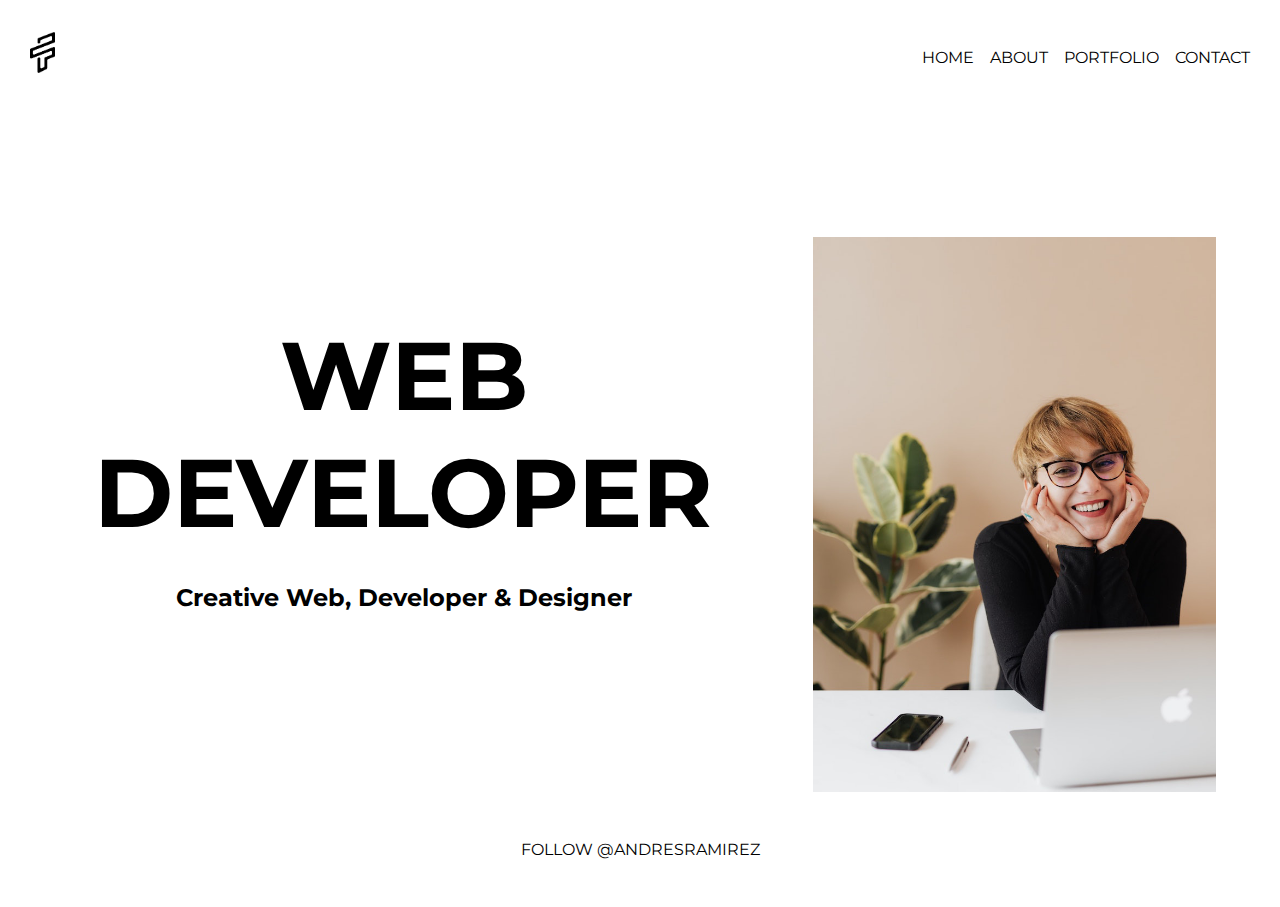
<file: index.html>
<!DOCTYPE html>
<html lang="en">
<head>
    <meta charset="UTF-8">
    <meta name="viewport" content="width=device-width, initial-scale=1.0">
    <link rel="stylesheet" href="/scss/styles.css">
    <link rel="stylesheet" media="screen and (max-width:1000px)" href="scss/mobile.css">
    <title>Document</title>
</head>
<body>
    <header id="mainheader">
        <nav class="navbar">
            <div class="container">
                <a href="index.html"><img src="/img/logo.png" alt="" class="logo"></a>
                <ul>
                    <li><a href="index.html">home</a></li>
                    <li><a href="about.html">about</a></li>
                    <li><a href="portfolio.html">portfolio</a></li>
                    <li><a href="contact.html">contact</a></li>
                </ul>
            </div>
        </nav>
    </header>

    <section id="showcase">
        <div class="container">
            <div class="showcase-flex">
                <div class="showcase-text">
                    <h1 class="title">WEB <br>DEVELOPER</h1>
                    <h3>Creative Web, Developer & Designer</h3>
                </div>
                <img src="/img/showcase.jpg" alt="">
            </div>
        </div>
    </section>    
    

    <!-- footer -->
    <footer id="footer">
        <a href="https://twitter.com/AndresRamirez?ref_src=twsrc%5Etfw" class="twitter-follow-button" data-show-count="false">Follow @AndresRamirez</a><script async src="https://platform.twitter.com/widgets.js" charset="utf-8"></script>
    </footer>
</body>
</html>
</file>
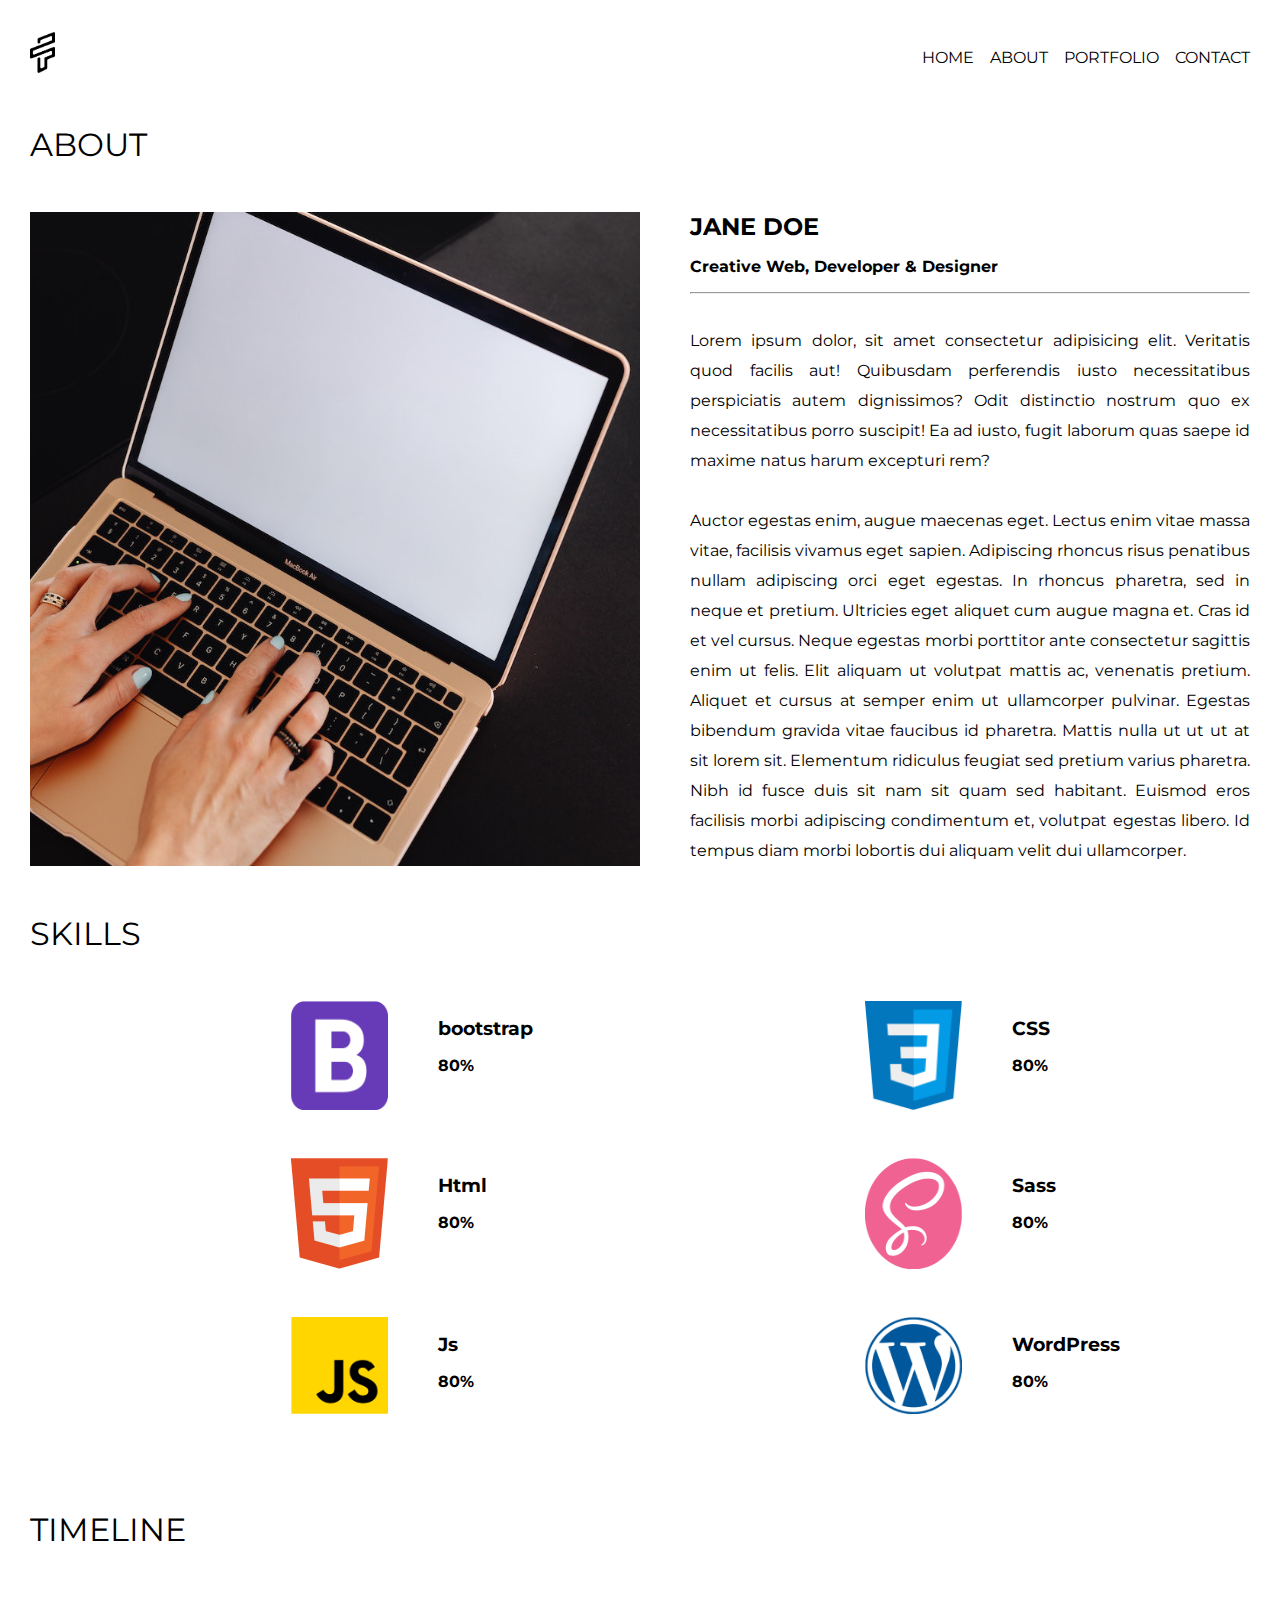
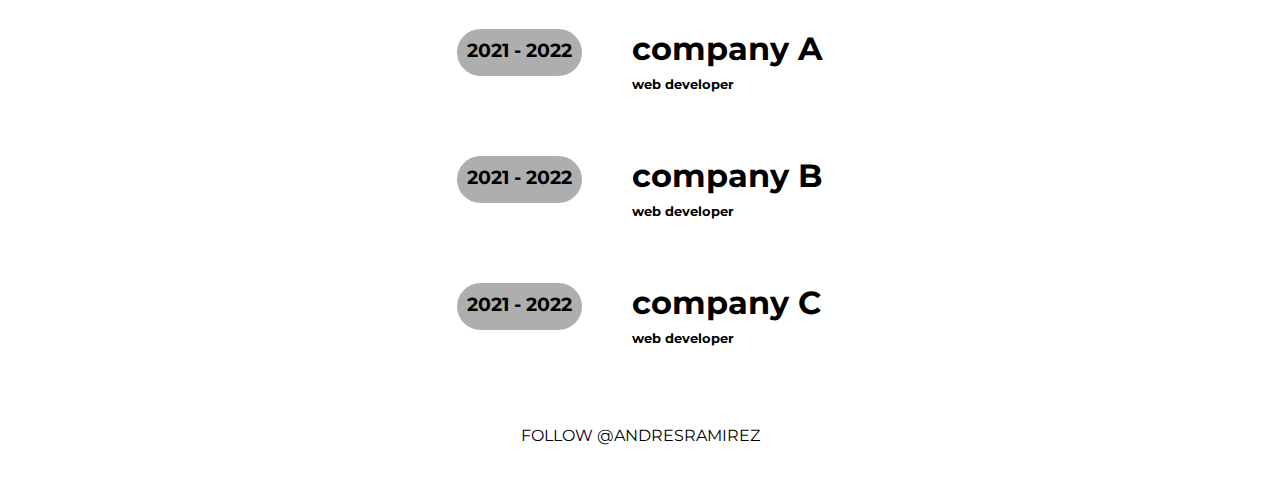
<file: about.html>
<!DOCTYPE html>
<html lang="en">
<head>
    <meta charset="UTF-8">
    <meta name="viewport" content="width=device-width, initial-scale=1.0">
    <link rel="stylesheet" href="/scss/styles.css">
    <link rel="stylesheet" media="screen and (max-width:1000px)" href="scss/mobile.css">
    <title>Document</title>
</head>
<body>
    <header id="mainheader">
        <nav class="navbar">
            <div class="container">
                <a href="index.html"><img src="/img/logo.png" alt="" class="logo"></a>
                <ul>
                    <li><a href="index.html">home</a></li>
                    <li><a href="about.html">about</a></li>
                    <li><a href="portfolio.html">portfolio</a></li>
                    <li><a href="contact.html">contact</a></li>
                </ul>
            </div>
        </nav>
    </header>

    <section id="about">
        <div class="container">
            <h2 class="subtitle">about</h2>
            <div class="about-flex">
                <img src="/img/about.jpg" alt="">
                <div class="about-text">
                    <h3>JANE DOE</h3>
                    <h4>Creative Web, Developer & Designer</h4>
                    <hr>
                    <p>Lorem ipsum dolor, sit amet consectetur adipisicing elit. Veritatis quod facilis aut! Quibusdam perferendis iusto necessitatibus perspiciatis autem dignissimos? Odit distinctio nostrum quo ex necessitatibus porro suscipit! Ea ad iusto, fugit laborum quas saepe id maxime natus harum excepturi rem?<br><br>

                        Auctor egestas enim, augue maecenas eget. Lectus enim vitae massa vitae, facilisis vivamus eget sapien. Adipiscing rhoncus risus penatibus nullam adipiscing orci eget egestas. In rhoncus pharetra, sed in neque et pretium. Ultricies eget aliquet cum augue magna et. Cras id et vel cursus. Neque egestas morbi porttitor ante consectetur sagittis enim ut felis. Elit aliquam ut volutpat mattis ac, venenatis pretium. Aliquet et cursus at semper enim ut ullamcorper pulvinar. Egestas bibendum gravida vitae faucibus id pharetra. Mattis nulla ut ut ut at sit lorem sit. Elementum ridiculus feugiat sed pretium varius pharetra. Nibh id fusce duis sit nam sit quam sed habitant. Euismod eros facilisis morbi adipiscing condimentum et, volutpat egestas libero. Id tempus diam morbi lobortis dui aliquam velit dui ullamcorper.</p>
                </div>
            </div>
        </div>
    </section>

    <!-- about skills -->
    <section id="about-skills">
        <div class="container">
            <h2 class="subtitle">skills</h2>
            <div class="about-skills-flex">
                <div class="about-box">
                    <img src="/img/icon-bootstrap.png" alt="">
                    <div class="about-skills-text">
                        <h3>bootstrap</h3>
                        <h4>80%</h4>
                    </div>
                </div>
                <div class="about-box">
                    <img src="/img/icon-css.png" alt="">
                    <div class="about-skills-text">
                        <h3>CSS</h3>
                        <h4>80%</h4>
                    </div>
                </div>
            </div>
            <div class="about-skills-flex">
                <div class="about-box">
                    <img src="/img/icon-html.png" alt="">
                    <div class="about-skills-text">
                        <h3>Html</h3>
                        <h4>80%</h4>
                    </div>
                </div>
                <div class="about-box">
                    <img src="/img/icon-sass.png" alt="">
                    <div class="about-skills-text">
                        <h3>Sass</h3>
                        <h4>80%</h4>
                    </div>
                </div>
            </div>
            <div class="about-skills-flex">
                <div class="about-box">
                    <img src="/img/icon-js.png" alt="">
                    <div class="about-skills-text">
                        <h3>Js</h3>
                        <h4>80%</h4>
                    </div>
                </div>
                <div class="about-box">
                    <img src="/img/icon-wp.png" alt="">
                    <div class="about-skills-text">
                        <h3>WordPress</h3>
                        <h4>80%</h4>
                    </div>
                </div>
            </div>
        </div>
    </section>

    <!-- about-timeline -->
    <section id="about-timeline">
        <div class="container">
            <h2 class="subtitle">timeline</h2>
            <div class="about-timeline-flex">
                <h3>2021 - 2022</h3>
                <div class="circle-text">
                    <h4>company A</h4>
                    <h5>web developer</h5>
                </div>
            </div>
            <div class="about-timeline-flex">
                <h3>2021 - 2022</h3>
                <div class="circle-text">
                    <h4>company B</h4>
                    <h5>web developer</h5>
                </div>
            </div>
            <div class="about-timeline-flex">
                <h3>2021 - 2022</h3>
                <div class="circle-text">
                    <h4>company C</h4>
                    <h5>web developer</h5>
                </div>
            </div>
        </div>
    </section>

  
    

    <!-- footer -->
    <footer id="footer">
        <a href="https://twitter.com/AndresRamirez?ref_src=twsrc%5Etfw" class="twitter-follow-button" data-show-count="false">Follow @AndresRamirez</a><script async src="https://platform.twitter.com/widgets.js" charset="utf-8"></script>
    </footer>
</body>
</html>
</file>
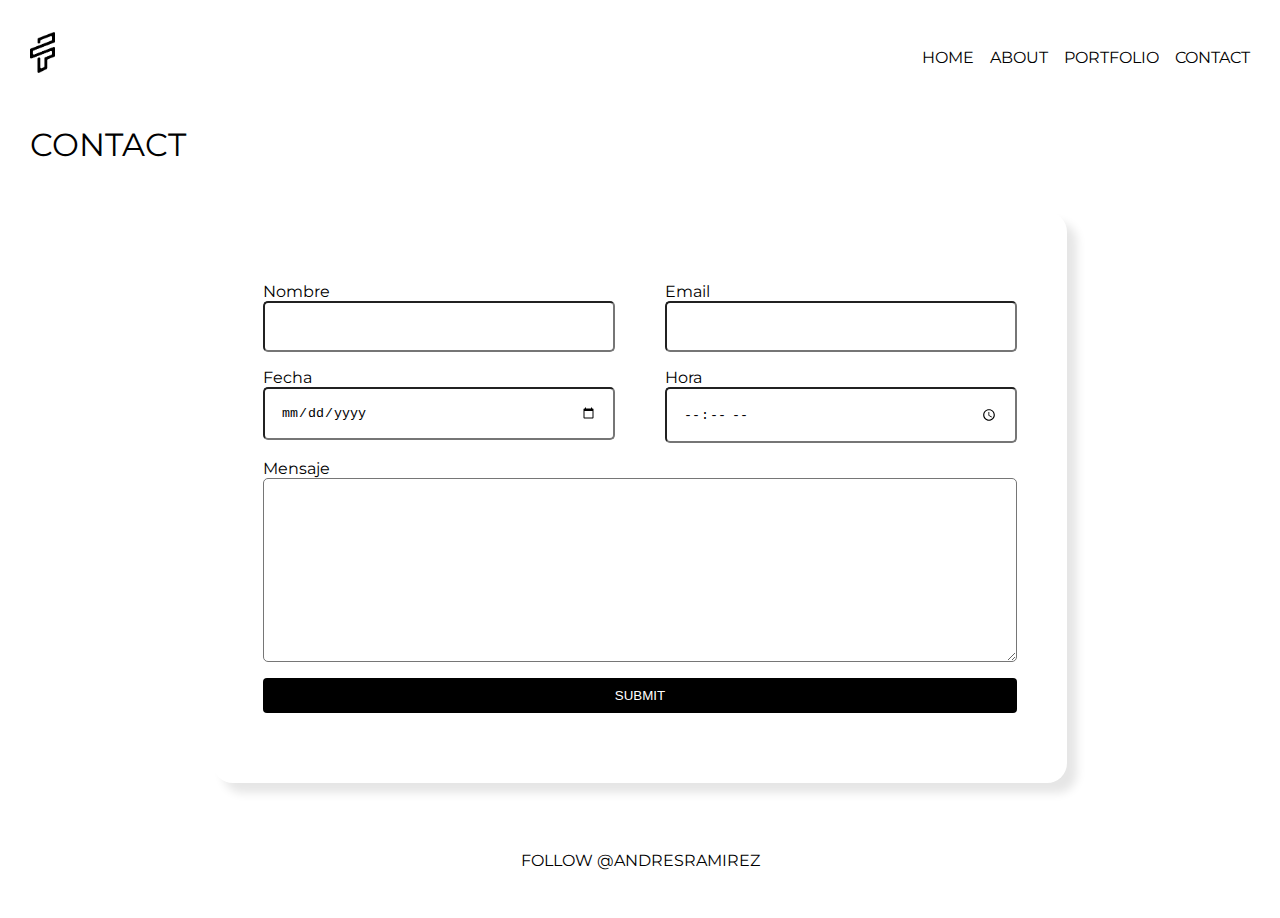
<file: contact.html>
<!DOCTYPE html>
<html lang="en">
<head>
    <meta charset="UTF-8">
    <meta name="viewport" content="width=device-width, initial-scale=1.0">
    <link rel="stylesheet" href="https://cdnjs.cloudflare.com/ajax/libs/font-awesome/6.5.2/css/all.min.css" integrity="sha512-SnH5WK+bZxgPHs44uWIX+LLJAJ9/2PkPKZ5QiAj6Ta86w+fsb2TkcmfRyVX3pBnMFcV7oQPJkl9QevSCWr3W6A==" crossorigin="anonymous" referrerpolicy="no-referrer" />
    <link rel="stylesheet" href="/scss/styles.css">
    <link rel="stylesheet" media="screen and (max-width:1000px)" href="scss/mobile.css">
    <title>Document</title>
</head>
<body>
    <header id="mainheader">
        <nav class="navbar">
            <div class="container">
                <a href="index.html"><img src="/img/logo.png" alt="" class="logo"></a>
                <ul>
                    <li><a href="index.html">home</a></li>
                    <li><a href="about.html">about</a></li>
                    <li><a href="portfolio.html">portfolio</a></li>
                    <li><a href="contact.html">contact</a></li>
                </ul>
            </div>
        </nav>
    </header>

    <section id="contact">
        <div class="container">
            <h2 class="subtitle">contact</h2>
            <form action="">
                <div class="form-group flex">
                    <div class="flex-box-1">
                        <label for="">Nombre</label>
                        <input type="" class="form-control" placeholder="">
                    </div>
                    <div class="flex-box-1">
                        <label for="">Email</label>
                        <input type="" class="form-control" placeholder="">
                    </div>
                </div>
                <div class="form-group flex">
                    <div class="flex-box-1">
                        <label for="">Fecha</label>
                        <input type="date" class="form-control" placeholder="">
                    </div>
                    <div class="flex-box-1">
                        <label for="">Hora</label>
                        <input type="time" class="form-control" placeholder="">
                    </div>
                </div>
                <div class="form-group">
                    <label for="">Mensaje</label>
                    <textarea name="" id="" cols="30" rows="10" class="form-control" placeholder=""></textarea>
                </div>
                <button class="btn">submit</button>
            </form>
        </div>
    </section>
    

    <!-- footer -->
    <footer id="footer">
        <a href="https://twitter.com/AndresRamirez?ref_src=twsrc%5Etfw" class="twitter-follow-button" data-show-count="false">Follow @AndresRamirez</a><script async src="https://platform.twitter.com/widgets.js" charset="utf-8"></script>
    </footer>
</body>
</html>
</file>
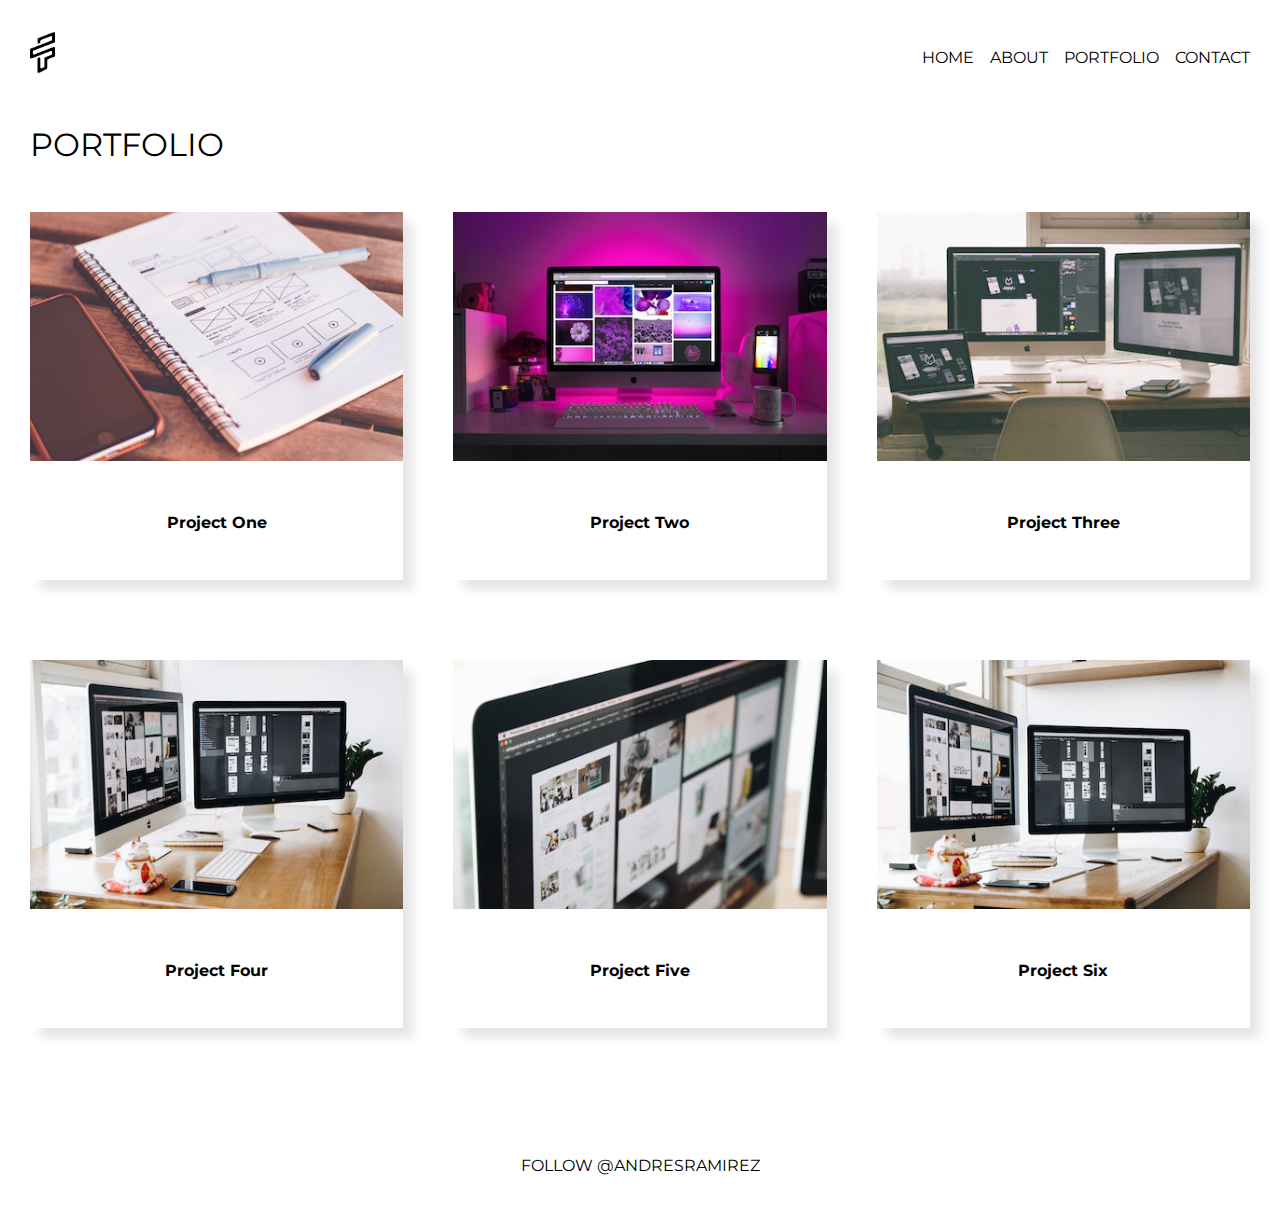
<file: portfolio.html>
<!DOCTYPE html>
<html lang="en">
<head>
    <meta charset="UTF-8">
    <meta name="viewport" content="width=device-width, initial-scale=1.0">
    <link rel="stylesheet" href="/scss/styles.css">
    <link rel="stylesheet" media="screen and (max-width:1000px)" href="scss/mobile.css">
    <title>Document</title>
</head>
<body>
    <header id="mainheader">
        <nav class="navbar">
            <div class="container">
                <a href="index.html"><img src="/img/logo.png" alt="" class="logo"></a>
                <ul>
                    <li><a href="index.html">home</a></li>
                    <li><a href="about.html">about</a></li>
                    <li><a href="portfolio.html">portfolio</a></li>
                    <li><a href="contact.html">contact</a></li>
                </ul>
            </div>
        </nav>
    </header>

    <section id="portfolio">
        <div class="container">
            <h2 class="subtitle">portfolio</h2>
            <div class="porfolio-flex flex">
                <div class="box-1">
                    <img src="/img/portfolio-1.jpg" alt="">
                    <h4>project one</h4>
                </div>
                <div class="box-1">
                    <img src="/img/portfolio-2.jpg" alt="">
                    <h4>project two</h4>
                </div>
                <div class="box-1">
                    <img src="/img/portfolio-3.jpg" alt="">
                    <h4>project three</h4>
                </div>
            </div>
            <div class="porfolio-flex flex">
                <div class="box-1">
                    <img src="/img/portfolio-4.jpg" alt="">
                    <h4>project four</h4>
                </div>
                <div class="box-1">
                    <img src="/img/portfolio-5.jpg" alt="">
                    <h4>project five</h4>
                </div>
                <div class="box-1">
                    <img src="/img/portfolio-6.jpg" alt="">
                    <h4>project six</h4>
                </div>
            </div>
        </div>
    </section>
    

    <!-- footer -->
    <footer id="footer">
        <a href="https://twitter.com/AndresRamirez?ref_src=twsrc%5Etfw" class="twitter-follow-button" data-show-count="false">Follow @AndresRamirez</a><script async src="https://platform.twitter.com/widgets.js" charset="utf-8"></script>
    </footer>
</body>
</html>
</file>
<file: scss/styles.css>
@import url("https://fonts.googleapis.com/css2?family=Montserrat:wght@100;200;300;400;500;600;700;800;900&display=swap");
* {
  padding: 0;
  margin: 0;
  box-sizing: border-box;
}

html, body {
  font-family: "Montserrat", sans-serif;
  scroll-behavior: smooth;
}

a {
  text-decoration: none;
  text-transform: uppercase;
  color: #000;
}

a:hover {
  text-decoration: underline;
}

ul {
  list-style: none;
}

.navbar ul li a:hover,
.navbar ul li a.active {
  color: violet;
}

.title {
  font-size: 3rem;
  -webkit-text-decoration: transparent;
          text-decoration: transparent;
}

.subtitle {
  font-size: 2rem;
  text-align: left;
  text-transform: uppercase;
  margin: 3rem 0;
  font-weight: 400;
}

.container {
  max-width: 1300px;
  margin: 0 auto;
  padding: 0 30px;
  overflow: auto;
}

.btn {
  display: block;
  padding: 10px 20px;
  border: none;
  border-radius: 4px;
  text-align: center;
  text-transform: uppercase;
  color: #fff;
  background: #000;
  cursor: pointer;
}

.flex {
  display: flex;
  flex: 1;
  gap: 50px;
}

img {
  max-width: 100%;
}

::-moz-placeholder {
  font-family: "Font Awesome 5 free";
  font-weight: 600;
  content: "\f007";
  text-align: right;
}

::placeholder {
  font-family: "Font Awesome 5 free";
  font-weight: 600;
  content: "\f007";
  text-align: right;
}

form {
  padding: 20px 50px;
  box-shadow: 10px 10px 10px rgba(208, 17, 17, 0.5);
}
form .form-group {
  margin-bottom: 1rem;
}
form .form-control {
  width: 100%;
  display: block;
  padding: 1rem;
  border-radius: 5px;
}
form button {
  width: 100%;
}
form button:hover {
  background: rgb(45, 43, 43);
}

#mainheader .navbar .logo {
  margin-top: 2rem;
  width: 25px;
}
#mainheader .navbar ul {
  margin-top: 3rem;
  display: flex;
}
#mainheader .navbar ul li {
  display: inline-block;
  margin-left: 1rem;
}
#mainheader .navbar .container {
  display: flex;
  justify-content: space-between;
  width: 100%;
}

#showcase {
  width: 90%;
  margin: 0 auto;
}
#showcase .showcase-flex {
  margin-top: 10rem;
  display: flex;
  gap: 100px;
}
#showcase .showcase-flex .showcase-text {
  text-align: center;
}
#showcase .showcase-flex .showcase-text h1 {
  margin-top: 5rem;
  font-size: 6rem;
}
#showcase .showcase-flex .showcase-text h3 {
  font-size: 1.5rem;
  margin-top: 2rem;
}
#showcase .showcase-flex img {
  width: 40%;
}

#about .about-flex {
  display: flex;
  gap: 50px;
}
#about .about-flex img {
  width: 50%;
}
#about .about-flex .about-text h3 {
  font-size: 1.5rem;
}
#about .about-flex .about-text h4 {
  margin: 1rem 0;
}
#about .about-flex .about-text p {
  margin-top: 2rem;
  line-height: 30px;
  text-align: justify;
}

#about-skills .about-skills-flex {
  width: 90%;
  margin: 0 auto;
  display: flex;
  gap: 50px;
}
#about-skills .about-skills-flex .about-box {
  display: flex;
  flex: 1;
  gap: 50px;
  margin-left: 200px;
  margin-bottom: 3rem;
}
#about-skills .about-skills-flex .about-box img {
  width: 30%;
}
#about-skills .about-skills-flex .about-box .about-skills-text h3 {
  margin: 1rem 0;
}

#about-timeline .about-timeline-flex {
  display: flex;
  gap: 50px;
  margin-left: 100px;
  width: 30%;
  margin: 0 auto;
  padding: 2rem 0;
}
#about-timeline .about-timeline-flex h3 {
  background: rgba(128, 128, 128, 0.636);
  margin-bottom: 1rem;
  padding: 10px;
  border-radius: 50px;
}
#about-timeline .about-timeline-flex .circle-text h4 {
  font-size: 2rem;
  margin-bottom: 0.5rem;
}

#portfolio .porfolio-flex .box-1 {
  box-shadow: 10px 10px 10px rgba(0, 0, 0, 0.1);
  margin-bottom: 5rem;
}
#portfolio .porfolio-flex .box-1 h4 {
  text-align: center;
  padding: 3rem;
  text-transform: capitalize;
}

#contact form {
  width: 70%;
  background: #fff;
  margin: 20px auto;
  padding: 70px 50px;
  border-radius: 20px;
  box-shadow: 10px 10px 10px rgba(0, 0, 0, 0.1);
}
#contact form .flex-box-1 {
  flex: 1;
}

#footer {
  text-align: center;
  padding: 3rem 0;
}/*# sourceMappingURL=styles.css.map */
</file>
<file: scss/mobile.css>
#mainheader .navbar .logo {
  display: block;
  text-align: center;
  margin: 0 auto;
  padding-top: 2rem;
}
#mainheader .navbar ul {
  display: block;
  text-align: center;
}
#mainheader .navbar li {
  font-size: small;
}
#mainheader .navbar .container {
  display: block;
}

#showcase .showcase-flex {
  margin-top: 0;
  display: block;
}
#showcase .showcase-flex .showcase-text h1 {
  text-align: center;
  font-size: 3rem;
}
#showcase .showcase-flex .showcase-text h3 {
  font-size: medium;
  margin: 2rem 0;
}
#showcase .showcase-flex img {
  width: 100%;
}

#about .about-flex {
  display: block;
}
#about .about-flex img {
  width: 100%;
}

#about-skills .about-skills-flex {
  display: block;
  text-align: center;
}
#about-skills .about-skills-flex .about-box {
  display: block;
  margin: 0 auto;
  padding: 1rem 0;
}

#about-timeline .about-timeline-flex {
  display: block;
}
#about-timeline .about-timeline-flex h3 {
  font-size: 0.8rem;
  text-align: center;
}
#about-timeline .about-timeline-flex .circle-text {
  text-align: center;
}

#portfolio .porfolio-flex {
  display: block;
}
#portfolio .porfolio-flex .box-1 img {
  width: 100%;
}/*# sourceMappingURL=mobile.css.map */
</file>
